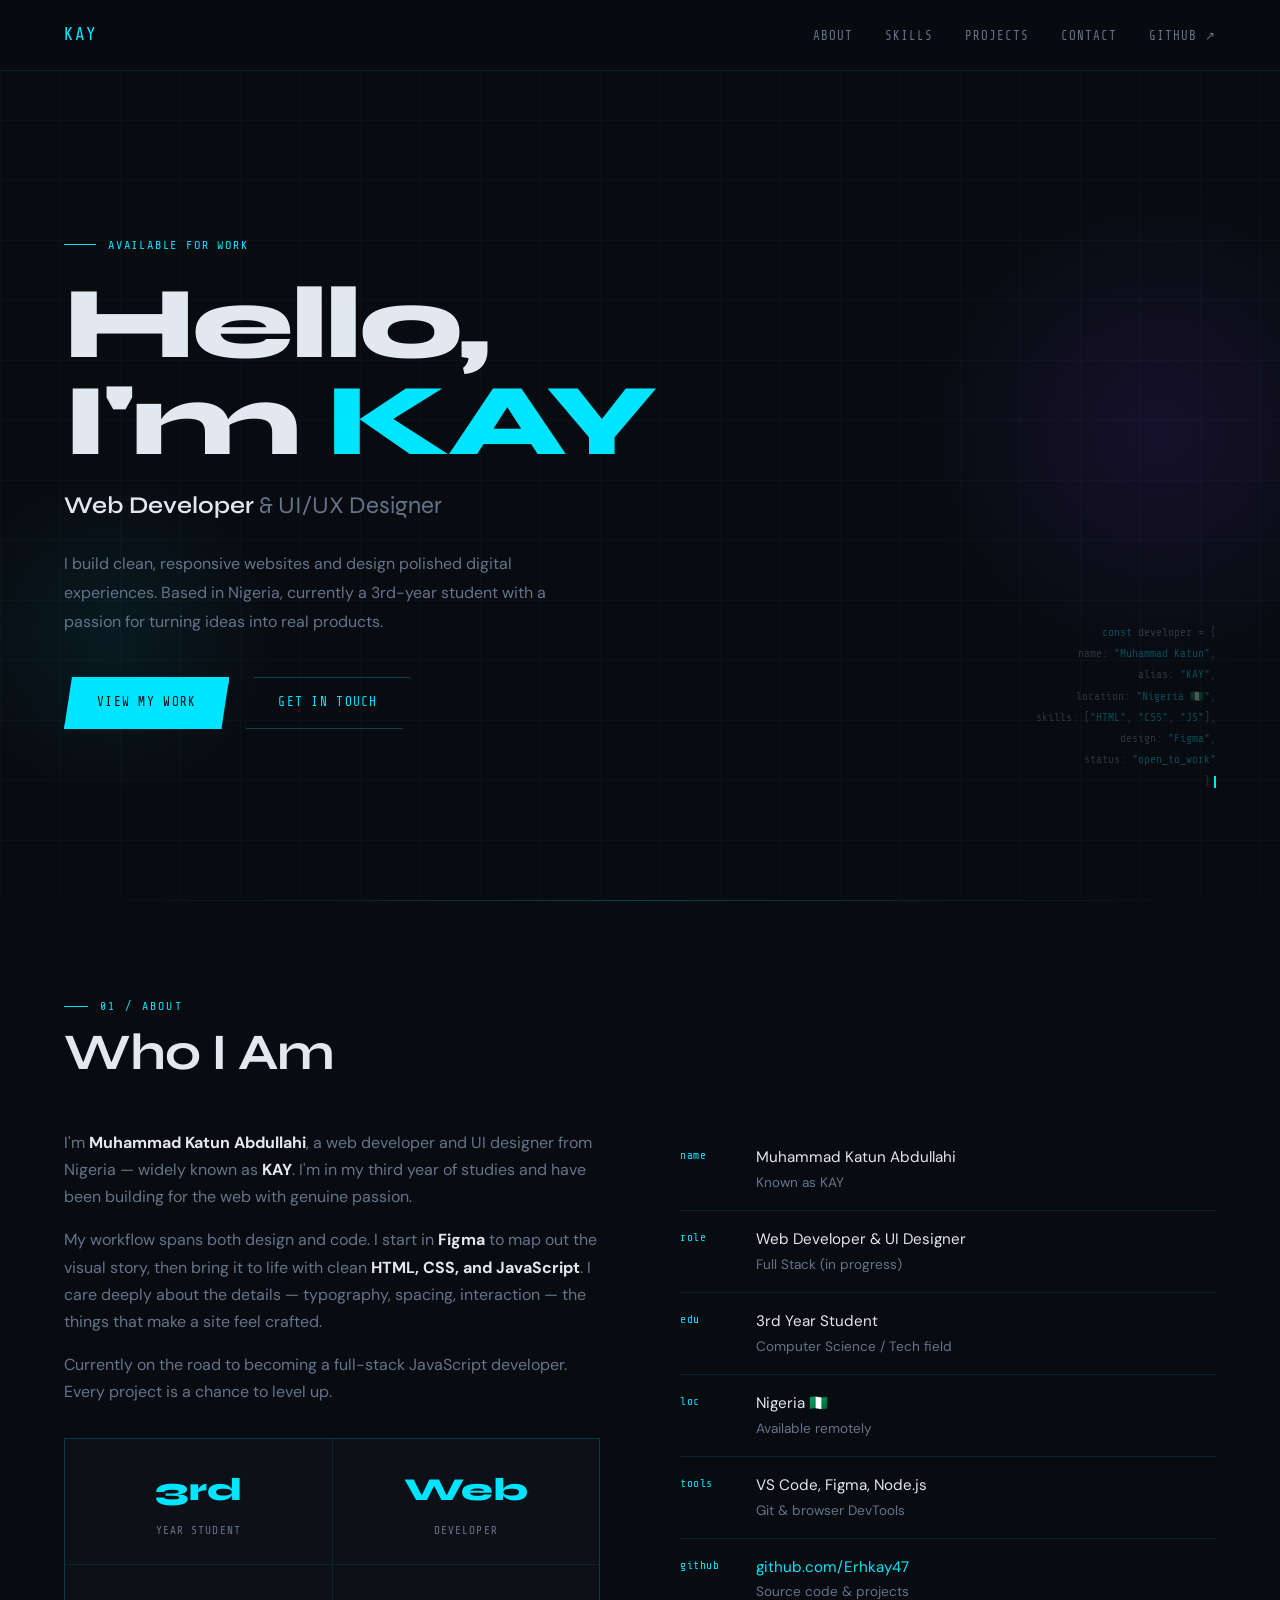
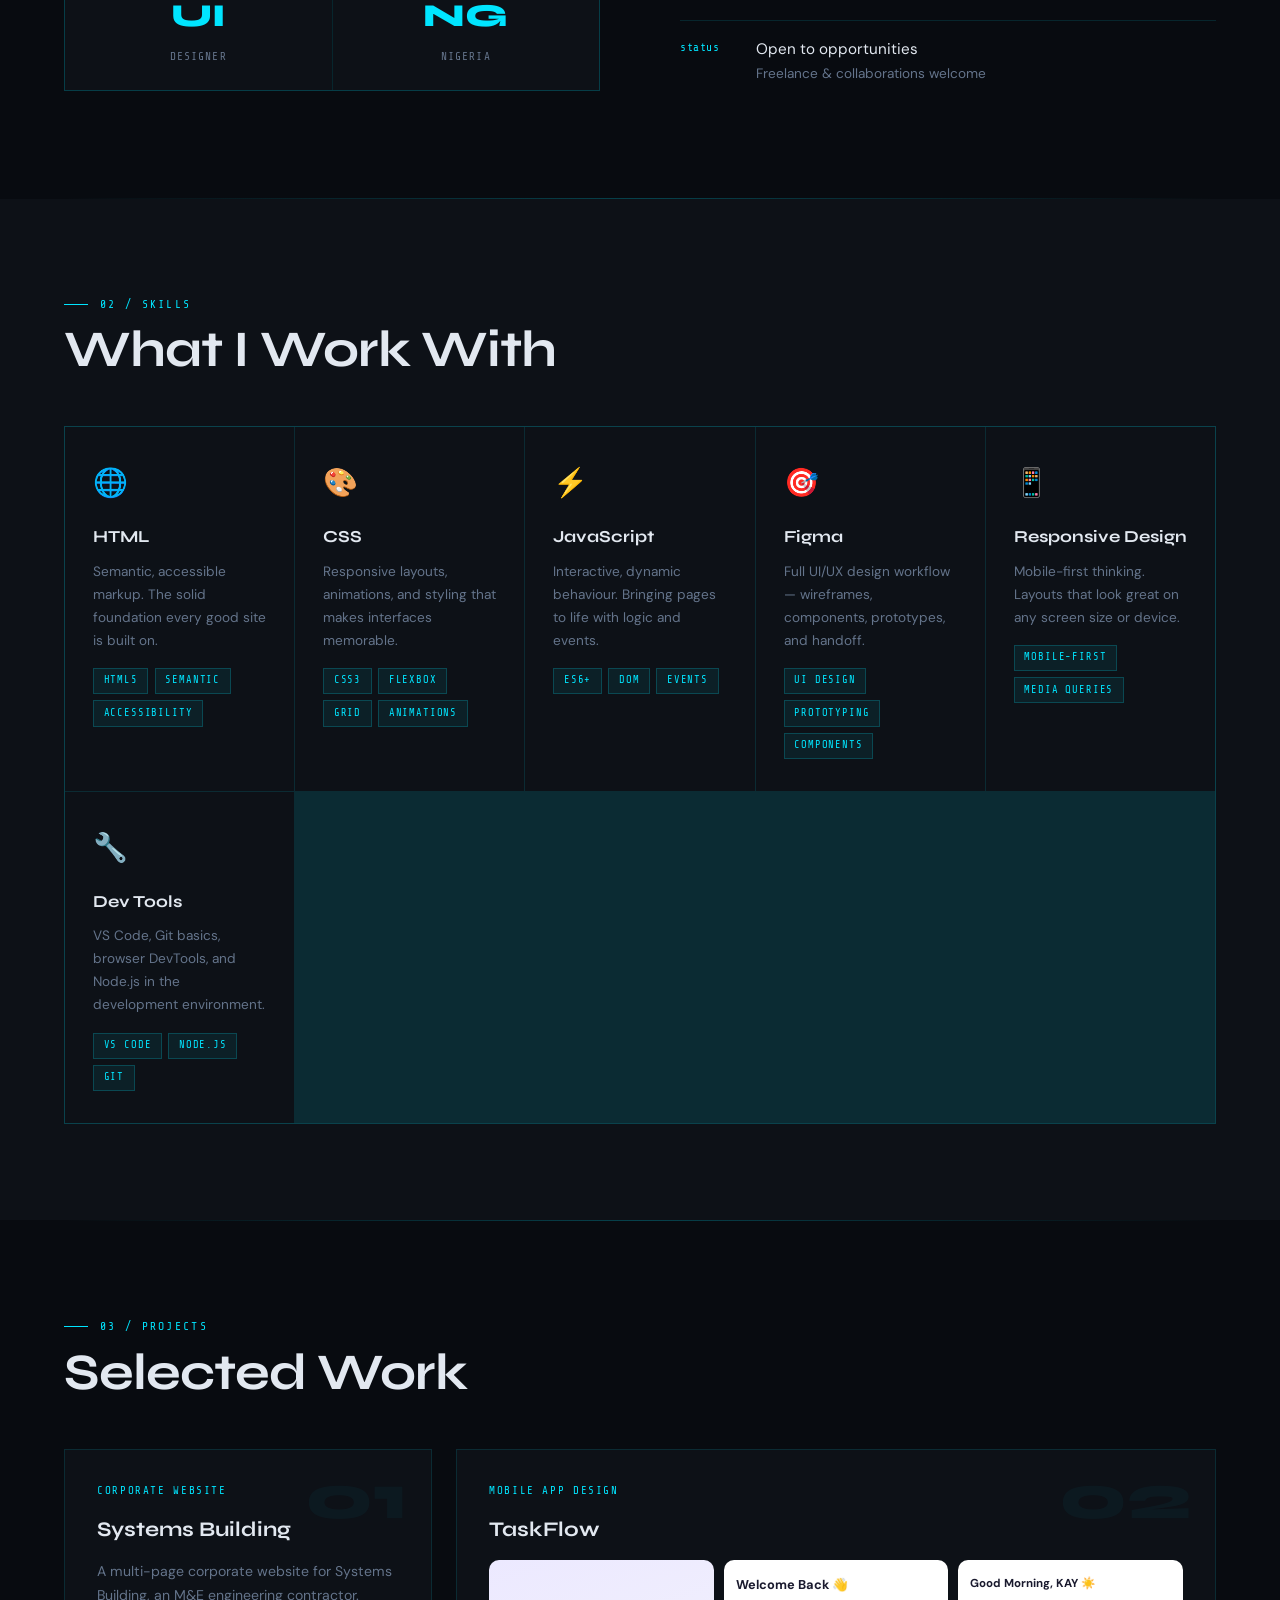
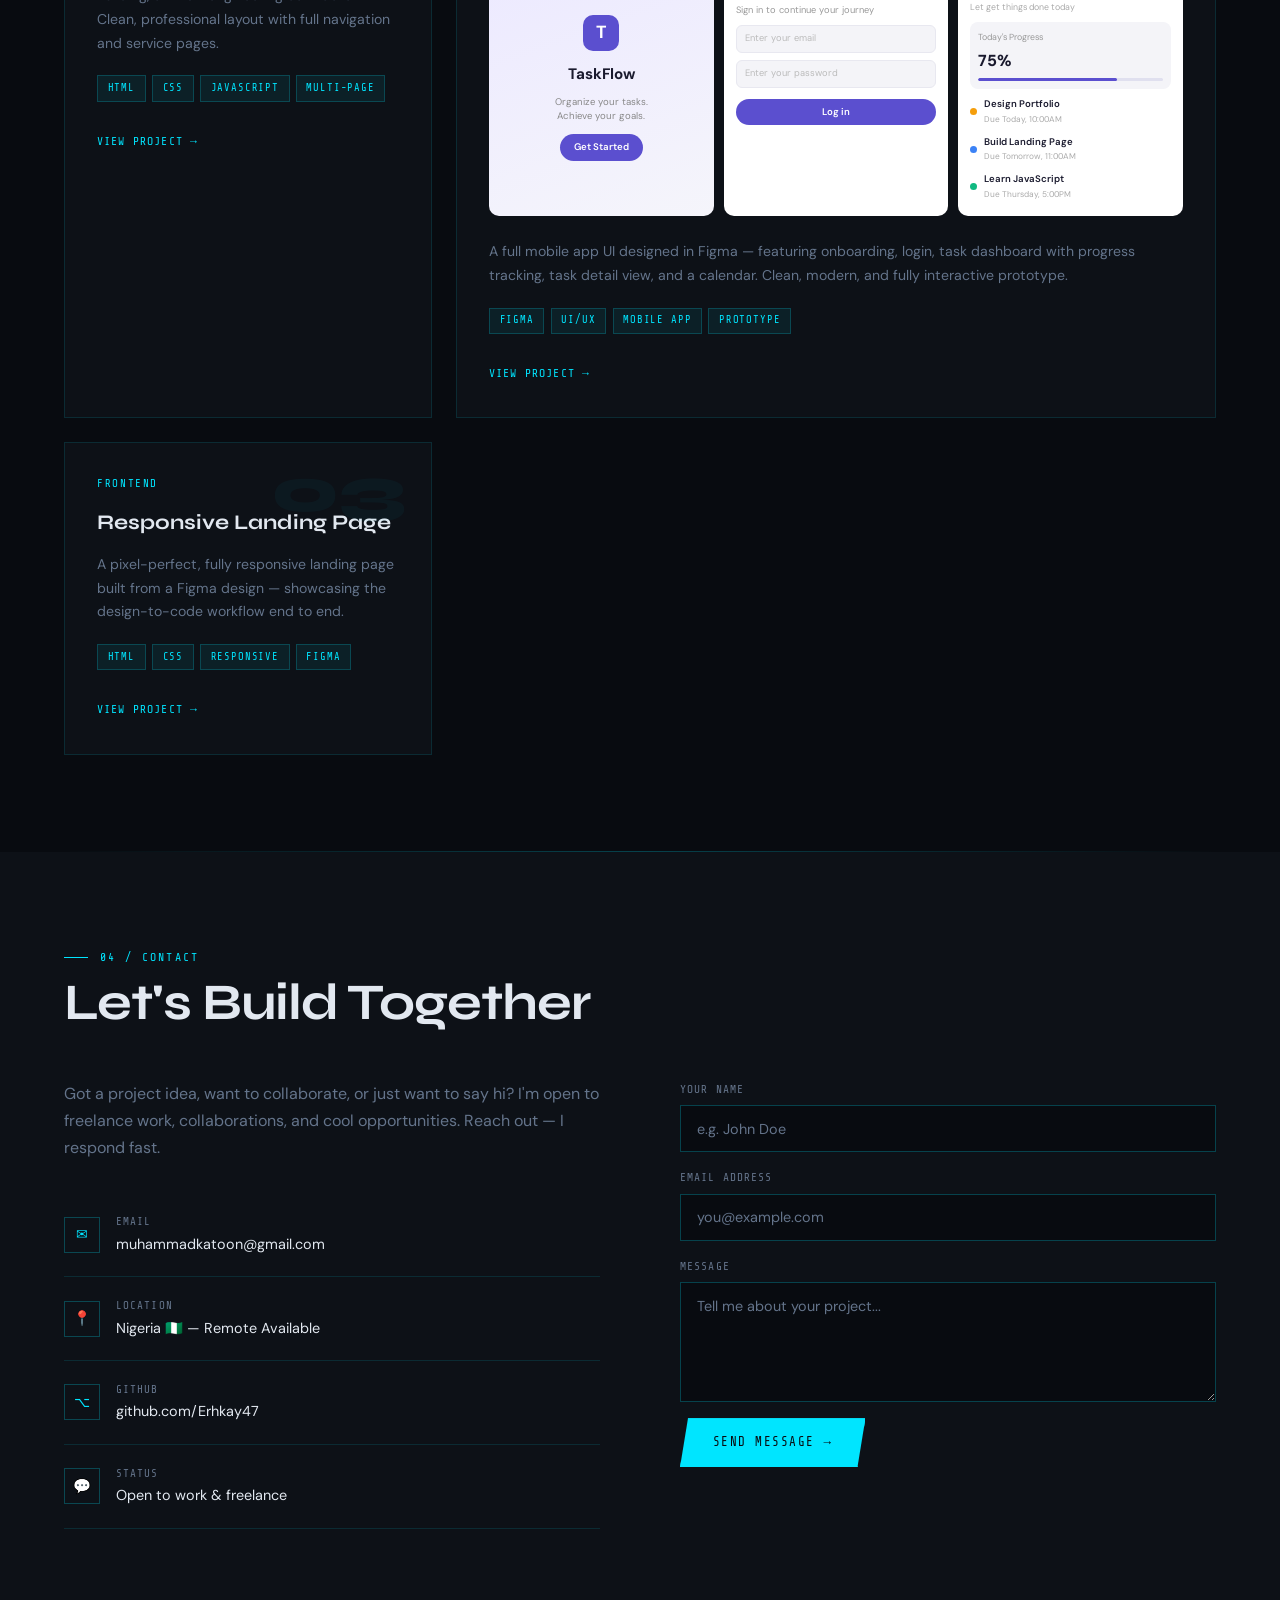
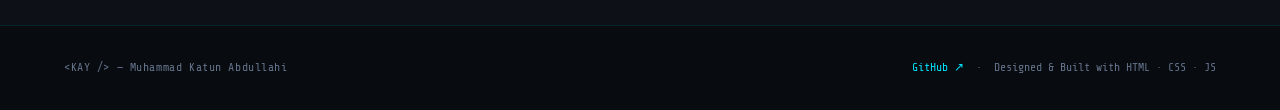
<file: index.html>
<!DOCTYPE html>
<html lang="en">
<head>
  <meta charset="UTF-8">
  <meta name="viewport" content="width=device-width, initial-scale=1.0">
  <title>KAY — Web Developer & Designer</title>
  <link href="https://fonts.googleapis.com/css2?family=Share+Tech+Mono&family=Syne:wght@400;600;700;800&family=DM+Sans:wght@300;400;500&display=swap" rel="stylesheet">
  <link rel="stylesheet" href="style.css">
</head>
<body>

  <!-- NAV -->
  <nav>
    <a href="#home" class="nav-logo">KAY</a>
    <ul class="nav-links" id="navLinks">
      <li><a href="#about" class="nav-close-link">About</a></li>
      <li><a href="#skills" class="nav-close-link">Skills</a></li>
      <li><a href="#projects" class="nav-close-link">Projects</a></li>
      <li><a href="#contact" class="nav-close-link">Contact</a></li>
      <li><a href="https://github.com/Erhkay47" target="_blank" rel="noopener">GitHub ↗</a></li>
    </ul>
    <button class="hamburger" id="hamburger" aria-label="Toggle menu">
      <span></span>
      <span></span>
      <span></span>
    </button>
  </nav>

  <!-- MOBILE MENU OVERLAY -->
  <div class="mobile-menu" id="mobileMenu">
    <ul>
      <li><a href="#about" class="mobile-link">About</a></li>
      <li><a href="#skills" class="mobile-link">Skills</a></li>
      <li><a href="#projects" class="mobile-link">Projects</a></li>
      <li><a href="#contact" class="mobile-link">Contact</a></li>
      <li><a href="https://github.com/Erhkay47" target="_blank" rel="noopener" class="mobile-link">GitHub ↗</a></li>
    </ul>
  </div>

  <!-- HERO -->
  <section class="hero" id="home">
    <div class="hero-grid-bg"></div>
    <div class="hero-glow"></div>
    <div class="hero-glow2"></div>

    <div class="hero-content">
      <div class="hero-tag fade-in">Available for work</div>
      <h1 class="hero-name fade-in">
        Hello,<br>I'm <span class="accent">KAY</span>
      </h1>
      <p class="hero-title fade-in">
        <strong>Web Developer</strong> & UI/UX Designer
      </p>
      <p class="hero-desc fade-in">
        I build clean, responsive websites and design polished digital experiences. Based in Nigeria, currently a 3rd-year student with a passion for turning ideas into real products.
      </p>
      <div class="hero-cta fade-in">
        <a href="#projects" class="btn-primary">View My Work</a>
        <a href="#contact" class="btn-secondary">Get In Touch</a>
      </div>
    </div>

    <div class="hero-code-block">
      <div><span class="hl">const</span> developer = {</div>
      <div>&nbsp;&nbsp;name: <span class="hl">"Muhammad Katun"</span>,</div>
      <div>&nbsp;&nbsp;alias: <span class="hl">"KAY"</span>,</div>
      <div>&nbsp;&nbsp;location: <span class="hl">"Nigeria 🇳🇬"</span>,</div>
      <div>&nbsp;&nbsp;skills: [<span class="hl">"HTML"</span>, <span class="hl">"CSS"</span>, <span class="hl">"JS"</span>],</div>
      <div>&nbsp;&nbsp;design: <span class="hl">"Figma"</span>,</div>
      <div>&nbsp;&nbsp;status: <span class="hl">"open_to_work"</span></div>
      <div>}<span class="cursor"></span></div>
    </div>
  </section>

  <div class="divider"></div>

  <!-- ABOUT -->
  <section id="about">
    <div class="section-label">01 / About</div>
    <h2 class="section-title">Who I Am</h2>

    <div class="about-layout">
      <div class="about-text">
        <p>
          I'm <strong>Muhammad Katun Abdullahi</strong>, a web developer and UI designer from Nigeria — widely known as <strong>KAY</strong>. I'm in my third year of studies and have been building for the web with genuine passion.
        </p>
        <p>
          My workflow spans both design and code. I start in <strong>Figma</strong> to map out the visual story, then bring it to life with clean <strong>HTML, CSS, and JavaScript</strong>. I care deeply about the details — typography, spacing, interaction — the things that make a site feel crafted.
        </p>
        <p>
          Currently on the road to becoming a full-stack JavaScript developer. Every project is a chance to level up.
        </p>

        <div class="about-stats">
          <div class="stat">
            <div class="stat-num">3rd</div>
            <div class="stat-label">Year Student</div>
          </div>
          <div class="stat">
            <div class="stat-num">Web</div>
            <div class="stat-label">Developer</div>
          </div>
          <div class="stat">
            <div class="stat-num">UI</div>
            <div class="stat-label">Designer</div>
          </div>
          <div class="stat">
            <div class="stat-num">NG</div>
            <div class="stat-label">Nigeria</div>
          </div>
        </div>
      </div>

      <div class="about-details">
        <div class="detail-item">
          <div class="detail-icon">name</div>
          <div class="detail-val">
            Muhammad Katun Abdullahi
            <span>Known as KAY</span>
          </div>
        </div>
        <div class="detail-item">
          <div class="detail-icon">role</div>
          <div class="detail-val">
            Web Developer & UI Designer
            <span>Full Stack (in progress)</span>
          </div>
        </div>
        <div class="detail-item">
          <div class="detail-icon">edu</div>
          <div class="detail-val">
            3rd Year Student
            <span>Computer Science / Tech field</span>
          </div>
        </div>
        <div class="detail-item">
          <div class="detail-icon">loc</div>
          <div class="detail-val">
            Nigeria 🇳🇬
            <span>Available remotely</span>
          </div>
        </div>
        <div class="detail-item">
          <div class="detail-icon">tools</div>
          <div class="detail-val">
            VS Code, Figma, Node.js
            <span>Git & browser DevTools</span>
          </div>
        </div>
        <div class="detail-item">
          <div class="detail-icon">github</div>
          <div class="detail-val">
            <a href="https://github.com/Erhkay47" target="_blank" rel="noopener" style="color: var(--accent); text-decoration: none;">github.com/Erhkay47</a>
            <span>Source code & projects</span>
          </div>
        </div>
        <div class="detail-item">
          <div class="detail-icon">status</div>
          <div class="detail-val">
            Open to opportunities
            <span>Freelance & collaborations welcome</span>
          </div>
        </div>
      </div>
    </div>
  </section>

  <div class="divider"></div>

  <!-- SKILLS -->
  <section id="skills">
    <div class="section-label">02 / Skills</div>
    <h2 class="section-title">What I Work With</h2>

    <div class="skills-grid">
      <div class="skill-card">
        <div class="skill-icon">🌐</div>
        <div class="skill-name">HTML</div>
        <div class="skill-desc">Semantic, accessible markup. The solid foundation every good site is built on.</div>
        <div class="skill-tags">
          <span class="tag">HTML5</span>
          <span class="tag">Semantic</span>
          <span class="tag">Accessibility</span>
        </div>
      </div>
      <div class="skill-card">
        <div class="skill-icon">🎨</div>
        <div class="skill-name">CSS</div>
        <div class="skill-desc">Responsive layouts, animations, and styling that makes interfaces memorable.</div>
        <div class="skill-tags">
          <span class="tag">CSS3</span>
          <span class="tag">Flexbox</span>
          <span class="tag">Grid</span>
          <span class="tag">Animations</span>
        </div>
      </div>
      <div class="skill-card">
        <div class="skill-icon">⚡</div>
        <div class="skill-name">JavaScript</div>
        <div class="skill-desc">Interactive, dynamic behaviour. Bringing pages to life with logic and events.</div>
        <div class="skill-tags">
          <span class="tag">ES6+</span>
          <span class="tag">DOM</span>
          <span class="tag">Events</span>
        </div>
      </div>
      <div class="skill-card">
        <div class="skill-icon">🎯</div>
        <div class="skill-name">Figma</div>
        <div class="skill-desc">Full UI/UX design workflow — wireframes, components, prototypes, and handoff.</div>
        <div class="skill-tags">
          <span class="tag">UI Design</span>
          <span class="tag">Prototyping</span>
          <span class="tag">Components</span>
        </div>
      </div>
      <div class="skill-card">
        <div class="skill-icon">📱</div>
        <div class="skill-name">Responsive Design</div>
        <div class="skill-desc">Mobile-first thinking. Layouts that look great on any screen size or device.</div>
        <div class="skill-tags">
          <span class="tag">Mobile-first</span>
          <span class="tag">Media Queries</span>
        </div>
      </div>
      <div class="skill-card">
        <div class="skill-icon">🔧</div>
        <div class="skill-name">Dev Tools</div>
        <div class="skill-desc">VS Code, Git basics, browser DevTools, and Node.js in the development environment.</div>
        <div class="skill-tags">
          <span class="tag">VS Code</span>
          <span class="tag">Node.js</span>
          <span class="tag">Git</span>
        </div>
      </div>
    </div>
  </section>

  <div class="divider"></div>

  <!-- PROJECTS -->
  <section id="projects">
    <div class="section-label">03 / Projects</div>
    <h2 class="section-title">Selected Work</h2>

    <div class="projects-grid">
      <div class="project-card" data-num="01">
        <div class="project-type">Corporate Website</div>
        <div class="project-title">Systems Building</div>
        <div class="project-desc">A multi-page corporate website for Systems Building, an M&E engineering contractor. Clean, professional layout with full navigation and service pages.</div>
        <div class="project-stack">
          <span class="tag">HTML</span>
          <span class="tag">CSS</span>
          <span class="tag">JavaScript</span>
          <span class="tag">Multi-page</span>
        </div>
        <a href="#" class="project-link">View project →</a>
      </div>

      <div class="project-card taskflow-card" data-num="02">
        <div class="project-type">Mobile App Design</div>
        <div class="project-title">TaskFlow</div>
        <div class="taskflow-screens">
          <div class="tf-screen tf-screen--onboard">
            <div class="tf-logo-wrap"><div class="tf-logo">T</div></div>
            <div class="tf-screen-title">TaskFlow</div>
            <div class="tf-screen-sub">Organize your tasks.<br>Achieve your goals.</div>
            <div class="tf-btn">Get Started</div>
          </div>
          <div class="tf-screen tf-screen--login">
            <div class="tf-login-title">Welcome Back 👋</div>
            <div class="tf-login-sub">Sign in to continue your journey</div>
            <div class="tf-input">Enter your email</div>
            <div class="tf-input">Enter your password</div>
            <div class="tf-btn">Log in</div>
          </div>
          <div class="tf-screen tf-screen--dash">
            <div class="tf-dash-greet">Good Morning, KAY ☀️</div>
            <div class="tf-dash-sub">Let get things done today</div>
            <div class="tf-progress-box">
              <div class="tf-progress-label">Today's Progress</div>
              <div class="tf-progress-num">75%</div>
              <div class="tf-progress-bar"><div class="tf-progress-fill"></div></div>
            </div>
            <div class="tf-task-item"><span class="tf-dot tf-dot--orange"></span><div><div class="tf-task-name">Design Portfolio</div><div class="tf-task-due">Due Today, 10:00AM</div></div></div>
            <div class="tf-task-item"><span class="tf-dot tf-dot--blue"></span><div><div class="tf-task-name">Build Landing Page</div><div class="tf-task-due">Due Tomorrow, 11:00AM</div></div></div>
            <div class="tf-task-item"><span class="tf-dot tf-dot--green"></span><div><div class="tf-task-name">Learn JavaScript</div><div class="tf-task-due">Due Thursday, 5:00PM</div></div></div>
          </div>
        </div>
        <div class="project-desc">A full mobile app UI designed in Figma — featuring onboarding, login, task dashboard with progress tracking, task detail view, and a calendar. Clean, modern, and fully interactive prototype.</div>
        <div class="project-stack">
          <span class="tag">Figma</span>
          <span class="tag">UI/UX</span>
          <span class="tag">Mobile App</span>
          <span class="tag">Prototype</span>
        </div>
        <a href="#" class="project-link">View project →</a>
      </div>

      <div class="project-card" data-num="03">
        <div class="project-type">Frontend</div>
        <div class="project-title">Responsive Landing Page</div>
        <div class="project-desc">A pixel-perfect, fully responsive landing page built from a Figma design — showcasing the design-to-code workflow end to end.</div>
        <div class="project-stack">
          <span class="tag">HTML</span>
          <span class="tag">CSS</span>
          <span class="tag">Responsive</span>
          <span class="tag">Figma</span>
        </div>
        <a href="#" class="project-link">View project →</a>
      </div>
    </div>
  </section>

  <div class="divider"></div>

  <!-- CONTACT -->
  <section id="contact">
    <div class="section-label">04 / Contact</div>
    <h2 class="section-title">Let's Build Together</h2>

    <div class="contact-layout">
      <div class="contact-info">
        <p>Got a project idea, want to collaborate, or just want to say hi? I'm open to freelance work, collaborations, and cool opportunities. Reach out — I respond fast.</p>

        <a href="mailto:muhammadkatoon@gmail.com" class="contact-item">
          <div class="contact-item-icon">✉</div>
          <div>
            <div class="contact-item-label">Email</div>
            <div class="contact-item-val">muhammadkatoon@gmail.com</div>
          </div>
        </a>

        <div class="contact-item">
          <div class="contact-item-icon">📍</div>
          <div>
            <div class="contact-item-label">Location</div>
            <div class="contact-item-val">Nigeria 🇳🇬 — Remote Available</div>
          </div>
        </div>

        <a href="https://github.com/Erhkay47" target="_blank" rel="noopener" class="contact-item">
          <div class="contact-item-icon">⌥</div>
          <div>
            <div class="contact-item-label">GitHub</div>
            <div class="contact-item-val">github.com/Erhkay47</div>
          </div>
        </a>

        <div class="contact-item">
          <div class="contact-item-icon">💬</div>
          <div>
            <div class="contact-item-label">Status</div>
            <div class="contact-item-val">Open to work & freelance</div>
          </div>
        </div>
      </div>

      <form class="contact-form" onsubmit="handleSubmit(event)">
        <div class="form-group">
          <label class="form-label">Your Name</label>
          <input type="text" class="form-input" placeholder="e.g. John Doe" required>
        </div>
        <div class="form-group">
          <label class="form-label">Email Address</label>
          <input type="email" class="form-input" placeholder="you@example.com" required>
        </div>
        <div class="form-group">
          <label class="form-label">Message</label>
          <textarea class="form-input" placeholder="Tell me about your project..."></textarea>
        </div>
        <button type="submit" class="form-btn">Send Message →</button>
      </form>
    </div>
  </section>

  <!-- FOOTER -->
  <footer>
    <div class="footer-left">&lt;KAY /&gt; — Muhammad Katun Abdullahi</div>
    <div class="footer-right">
      <a href="https://github.com/Erhkay47" target="_blank" rel="noopener" style="color: var(--accent); text-decoration: none; font-family: var(--mono); font-size: 0.72rem;">GitHub ↗</a>
      &nbsp;·&nbsp; Designed & Built with HTML · CSS · JS
    </div>
  </footer>

  <script src="script.js"></script>
</body>
</html>
</file>
<file: style.css>
*, *::before, *::after { margin: 0; padding: 0; box-sizing: border-box; }

:root {
  --bg: #080b10;
  --bg2: #0d1117;
  --bg3: #111820;
  --accent: #00e5ff;
  --accent2: #7c3aed;
  --text: #e2e8f0;
  --muted: #64748b;
  --border: rgba(0, 229, 255, 0.12);
  --border2: rgba(0, 229, 255, 0.25);
  --mono: 'Share Tech Mono', monospace;
  --display: 'Syne', sans-serif;
  --body: 'DM Sans', sans-serif;
}

html { scroll-behavior: smooth; }

body {
  background: var(--bg);
  color: var(--text);
  font-family: var(--body);
  font-size: 16px;
  line-height: 1.7;
  overflow-x: hidden;
}

::selection { background: rgba(0,229,255,0.2); color: var(--accent); }

::-webkit-scrollbar { width: 4px; }
::-webkit-scrollbar-track { background: var(--bg); }
::-webkit-scrollbar-thumb { background: var(--accent2); border-radius: 2px; }

/* NAV */
nav {
  position: fixed; top: 0; left: 0; right: 0; z-index: 100;
  display: flex; align-items: center; justify-content: space-between;
  padding: 1.25rem 5%;
  background: rgba(8,11,16,0.85);
  backdrop-filter: blur(12px);
  border-bottom: 0.5px solid var(--border);
}

.nav-logo {
  font-family: var(--mono);
  font-size: 1.1rem;
  color: var(--accent);
  letter-spacing: 0.05em;
  text-decoration: none;
}

.nav-logo span { color: var(--muted); }

.nav-links { display: flex; gap: 2rem; list-style: none; }

.nav-links a {
  font-family: var(--mono);
  font-size: 0.78rem;
  color: var(--muted);
  text-decoration: none;
  letter-spacing: 0.08em;
  text-transform: uppercase;
  transition: color 0.3s ease, letter-spacing 0.3s ease;
  position: relative;
  padding-bottom: 3px;
}

.nav-links a::after {
  content: '';
  position: absolute; bottom: -3px; left: 0; right: 0;
  height: 1px; background: var(--accent);
  transform: scaleX(0);
  transform-origin: left;
  transition: transform 0.35s cubic-bezier(0.4, 0, 0.2, 1);
}

.nav-links a:hover { color: var(--accent); letter-spacing: 0.12em; }
.nav-links a:hover::after { transform: scaleX(1); }

.nav-links a.active { color: var(--accent); }
.nav-links a.active::after { transform: scaleX(1); }

/* HERO */
.hero {
  min-height: 100vh;
  display: flex; align-items: center;
  padding: 8rem 5% 4rem;
  position: relative;
  overflow: hidden;
}

.hero-grid-bg {
  position: absolute; inset: 0; z-index: 0;
  background-image:
    linear-gradient(rgba(0,229,255,0.03) 1px, transparent 1px),
    linear-gradient(90deg, rgba(0,229,255,0.03) 1px, transparent 1px);
  background-size: 60px 60px;
}

.hero-glow {
  position: absolute; top: 20%; right: -10%;
  width: 500px; height: 500px;
  background: radial-gradient(circle, rgba(124,58,237,0.12) 0%, transparent 70%);
  pointer-events: none;
}

.hero-glow2 {
  position: absolute; bottom: 10%; left: -5%;
  width: 350px; height: 350px;
  background: radial-gradient(circle, rgba(0,229,255,0.07) 0%, transparent 70%);
  pointer-events: none;
}

.hero-content { position: relative; z-index: 1; max-width: 720px; }

.hero-tag {
  font-family: var(--mono);
  font-size: 0.75rem;
  color: var(--accent);
  letter-spacing: 0.15em;
  text-transform: uppercase;
  margin-bottom: 1.25rem;
  display: flex; align-items: center; gap: 0.75rem;
}

.hero-tag::before {
  content: '';
  display: inline-block; width: 32px; height: 1px;
  background: var(--accent);
}

.hero-name {
  font-family: var(--display);
  font-size: clamp(3.5rem, 8vw, 7rem);
  font-weight: 800;
  line-height: 0.95;
  letter-spacing: -0.03em;
  margin-bottom: 1rem;
}

.hero-name .accent { color: var(--accent); }

.hero-title {
  font-family: var(--display);
  font-size: clamp(1.1rem, 2.5vw, 1.5rem);
  font-weight: 400;
  color: var(--muted);
  margin-bottom: 1.5rem;
}

.hero-title strong { color: var(--text); font-weight: 600; }

.hero-desc {
  font-size: 1rem;
  color: var(--muted);
  max-width: 520px;
  margin-bottom: 2.5rem;
  line-height: 1.8;
}

.hero-cta { display: flex; gap: 1rem; flex-wrap: wrap; }

.btn-primary {
  font-family: var(--mono);
  font-size: 0.8rem;
  letter-spacing: 0.1em;
  text-transform: uppercase;
  color: var(--bg);
  background: var(--accent);
  padding: 0.9rem 2rem;
  text-decoration: none;
  border: 1px solid var(--accent);
  transition: all 0.2s;
  clip-path: polygon(8px 0%, 100% 0%, calc(100% - 8px) 100%, 0% 100%);
}

.btn-primary:hover { background: transparent; color: var(--accent); }

.btn-secondary {
  font-family: var(--mono);
  font-size: 0.8rem;
  letter-spacing: 0.1em;
  text-transform: uppercase;
  color: var(--accent);
  background: transparent;
  padding: 0.9rem 2rem;
  text-decoration: none;
  border: 1px solid var(--border2);
  transition: all 0.2s;
  clip-path: polygon(8px 0%, 100% 0%, calc(100% - 8px) 100%, 0% 100%);
}

.btn-secondary:hover { border-color: var(--accent); }

.hero-code-block {
  position: absolute; right: 5%; bottom: 12%;
  font-family: var(--mono);
  font-size: 0.7rem;
  color: rgba(100,116,139,0.4);
  line-height: 1.9;
  text-align: right;
  z-index: 1;
  animation: float 6s ease-in-out infinite;
}

@keyframes float {
  0%, 100% { transform: translateY(0); }
  50% { transform: translateY(-10px); }
}

.hero-code-block .hl { color: rgba(0,229,255,0.3); }

/* SECTIONS */
section { padding: 6rem 5%; }

.section-label {
  font-family: var(--mono);
  font-size: 0.72rem;
  letter-spacing: 0.2em;
  text-transform: uppercase;
  color: var(--accent);
  margin-bottom: 0.5rem;
  display: flex; align-items: center; gap: 0.75rem;
}

.section-label::before {
  content: '';
  display: inline-block; width: 24px; height: 1px;
  background: var(--accent);
}

.section-title {
  font-family: var(--display);
  font-size: clamp(2rem, 5vw, 3.2rem);
  font-weight: 700;
  letter-spacing: -0.02em;
  margin-bottom: 3rem;
  line-height: 1.1;
}

.divider {
  height: 1px;
  background: linear-gradient(90deg, transparent, var(--border2), transparent);
  margin: 0 5%;
}

/* ABOUT */
.about-layout {
  display: grid;
  grid-template-columns: 1fr 1fr;
  gap: 5rem;
  align-items: start;
}

.about-text p { color: var(--muted); margin-bottom: 1rem; }
.about-text p strong { color: var(--text); }

.about-stats {
  display: grid;
  grid-template-columns: 1fr 1fr;
  gap: 1px;
  background: var(--border);
  border: 1px solid var(--border);
  margin-top: 2rem;
}

.stat { background: var(--bg2); padding: 1.5rem; text-align: center; }

.stat-num {
  font-family: var(--display);
  font-size: 2rem;
  font-weight: 800;
  color: var(--accent);
}

.stat-label {
  font-family: var(--mono);
  font-size: 0.7rem;
  letter-spacing: 0.1em;
  text-transform: uppercase;
  color: var(--muted);
  margin-top: 0.25rem;
}

.detail-item {
  display: flex; align-items: flex-start; gap: 1rem;
  padding: 1rem 0;
  border-bottom: 0.5px solid var(--border);
}

.detail-item:last-child { border-bottom: none; }

.detail-icon {
  font-family: var(--mono);
  font-size: 0.7rem;
  color: var(--accent);
  min-width: 60px;
  padding-top: 0.1rem;
  letter-spacing: 0.05em;
}

.detail-val { color: var(--text); font-size: 0.95rem; }
.detail-val span { color: var(--muted); font-size: 0.85rem; display: block; }

/* SKILLS */
#skills { background: var(--bg2); }

.skills-grid {
  display: grid;
  grid-template-columns: repeat(auto-fit, minmax(220px, 1fr));
  gap: 1px;
  background: var(--border);
  border: 1px solid var(--border);
}

.skill-card {
  background: var(--bg2);
  padding: 2rem 1.75rem;
  transition: background 0.2s;
  position: relative;
  overflow: hidden;
}

.skill-card::before {
  content: '';
  position: absolute; top: 0; left: 0; right: 0;
  height: 2px;
  background: linear-gradient(90deg, var(--accent), var(--accent2));
  transform: scaleX(0);
  transition: transform 0.3s;
}

.skill-card:hover { background: var(--bg3); }
.skill-card:hover::before { transform: scaleX(1); }

.skill-icon { font-size: 1.75rem; margin-bottom: 1rem; }

.skill-name {
  font-family: var(--display);
  font-weight: 700;
  font-size: 1.05rem;
  margin-bottom: 0.5rem;
}

.skill-desc { font-size: 0.85rem; color: var(--muted); }

.skill-tags { display: flex; flex-wrap: wrap; gap: 0.4rem; margin-top: 1rem; }

.tag {
  font-family: var(--mono);
  font-size: 0.65rem;
  letter-spacing: 0.08em;
  text-transform: uppercase;
  color: var(--accent);
  background: rgba(0,229,255,0.07);
  border: 0.5px solid rgba(0,229,255,0.2);
  padding: 0.2rem 0.6rem;
}

/* PROJECTS */
.projects-grid {
  display: grid;
  grid-template-columns: repeat(auto-fit, minmax(300px, 1fr));
  gap: 1.5rem;
}

.project-card {
  background: var(--bg2);
  border: 0.5px solid var(--border);
  padding: 2rem;
  position: relative;
  overflow: hidden;
  transition: border-color 0.2s, transform 0.2s;
}

.project-card:hover { border-color: var(--border2); transform: translateY(-3px); }

.project-card::after {
  content: attr(data-num);
  position: absolute; top: 1rem; right: 1.5rem;
  font-family: var(--display);
  font-size: 4rem;
  font-weight: 800;
  color: rgba(0,229,255,0.04);
  line-height: 1;
}

.project-type {
  font-family: var(--mono);
  font-size: 0.68rem;
  letter-spacing: 0.15em;
  text-transform: uppercase;
  color: var(--accent);
  margin-bottom: 0.75rem;
}

.project-title {
  font-family: var(--display);
  font-size: 1.3rem;
  font-weight: 700;
  margin-bottom: 0.75rem;
}

.project-desc { font-size: 0.88rem; color: var(--muted); margin-bottom: 1.25rem; }

.project-stack { display: flex; flex-wrap: wrap; gap: 0.4rem; margin-bottom: 1.5rem; }

.project-link {
  font-family: var(--mono);
  font-size: 0.72rem;
  letter-spacing: 0.1em;
  text-transform: uppercase;
  color: var(--accent);
  text-decoration: none;
  display: inline-flex; align-items: center; gap: 0.5rem;
  transition: gap 0.2s;
}

.project-link:hover { gap: 0.9rem; }

/* TASKFLOW PREVIEW */
.taskflow-card { grid-column: span 2; }

.taskflow-screens {
  display: flex;
  gap: 10px;
  margin-bottom: 1.5rem;
  overflow: hidden;
}

.tf-screen {
  flex: 1;
  background: #f5f5fb;
  border-radius: 10px;
  padding: 14px 12px;
  min-width: 0;
  font-family: var(--body);
  display: flex;
  flex-direction: column;
  gap: 7px;
  min-height: 200px;
}

.tf-screen--onboard {
  align-items: center;
  justify-content: center;
  background: linear-gradient(160deg, #ece9ff 0%, #f5f5fb 100%);
}

.tf-logo-wrap {
  margin-bottom: 4px;
}

.tf-logo {
  width: 36px; height: 36px;
  background: #5b4fcf;
  border-radius: 10px;
  display: flex; align-items: center; justify-content: center;
  color: #fff;
  font-size: 1.1rem;
  font-weight: 700;
}

.tf-screen-title {
  font-size: 0.95rem;
  font-weight: 700;
  color: #1a1a2e;
}

.tf-screen-sub {
  font-size: 0.6rem;
  color: #888;
  text-align: center;
  line-height: 1.5;
}

.tf-btn {
  background: #5b4fcf;
  color: #fff;
  font-size: 0.6rem;
  font-weight: 600;
  padding: 5px 14px;
  border-radius: 20px;
  margin-top: 4px;
  text-align: center;
}

.tf-screen--login { background: #fff; }

.tf-login-title {
  font-size: 0.8rem;
  font-weight: 700;
  color: #1a1a2e;
}

.tf-login-sub { font-size: 0.58rem; color: #999; }

.tf-input {
  background: #f4f4f8;
  border-radius: 6px;
  padding: 5px 8px;
  font-size: 0.58rem;
  color: #bbb;
  border: 0.5px solid #e8e8f0;
}

.tf-screen--dash { background: #fff; }

.tf-dash-greet { font-size: 0.72rem; font-weight: 700; color: #1a1a2e; }
.tf-dash-sub { font-size: 0.55rem; color: #aaa; }

.tf-progress-box {
  background: #f4f4f8;
  border-radius: 8px;
  padding: 8px;
}

.tf-progress-label { font-size: 0.55rem; color: #999; margin-bottom: 2px; }
.tf-progress-num { font-size: 1rem; font-weight: 800; color: #1a1a2e; }

.tf-progress-bar {
  height: 3px;
  background: #e0e0ef;
  border-radius: 2px;
  margin-top: 4px;
  overflow: hidden;
}

.tf-progress-fill {
  height: 100%;
  width: 75%;
  background: #5b4fcf;
  border-radius: 2px;
}

.tf-task-item {
  display: flex;
  align-items: center;
  gap: 7px;
}

.tf-dot {
  width: 7px; height: 7px;
  border-radius: 50%;
  flex-shrink: 0;
}

.tf-dot--orange { background: #f59e0b; }
.tf-dot--blue { background: #3b82f6; }
.tf-dot--green { background: #10b981; }

.tf-task-name { font-size: 0.6rem; font-weight: 600; color: #1a1a2e; }
.tf-task-due { font-size: 0.52rem; color: #aaa; }

@media (max-width: 768px) {
  .taskflow-card { grid-column: span 1; }
  .taskflow-screens { flex-direction: column; }
}

/* CONTACT */
#contact { background: var(--bg2); }

.contact-layout {
  display: grid;
  grid-template-columns: 1fr 1fr;
  gap: 5rem;
  align-items: start;
}

.contact-info p { color: var(--muted); margin-bottom: 2rem; }

.contact-item {
  display: flex; align-items: center; gap: 1rem;
  padding: 1.25rem 0;
  border-bottom: 0.5px solid var(--border);
  text-decoration: none;
  color: inherit;
  transition: color 0.2s;
}

.contact-item:hover .contact-item-val { color: var(--accent); }

.contact-item-icon {
  width: 36px; height: 36px;
  border: 0.5px solid var(--border2);
  display: flex; align-items: center; justify-content: center;
  font-size: 0.9rem;
  color: var(--accent);
  flex-shrink: 0;
}

.contact-item-label {
  font-family: var(--mono);
  font-size: 0.68rem;
  letter-spacing: 0.1em;
  text-transform: uppercase;
  color: var(--muted);
}

.contact-item-val { font-size: 0.9rem; }

.contact-form { display: flex; flex-direction: column; gap: 1rem; }

.form-group { display: flex; flex-direction: column; gap: 0.4rem; }

.form-label {
  font-family: var(--mono);
  font-size: 0.7rem;
  letter-spacing: 0.1em;
  text-transform: uppercase;
  color: var(--muted);
}

.form-input {
  background: var(--bg);
  border: 0.5px solid var(--border2);
  color: var(--text);
  padding: 0.85rem 1rem;
  font-family: var(--body);
  font-size: 0.9rem;
  outline: none;
  transition: border-color 0.2s;
  width: 100%;
}

.form-input:focus { border-color: var(--accent); }
.form-input::placeholder { color: var(--muted); }

textarea.form-input { resize: vertical; min-height: 120px; }

.form-btn {
  font-family: var(--mono);
  font-size: 0.78rem;
  letter-spacing: 0.12em;
  text-transform: uppercase;
  color: var(--bg);
  background: var(--accent);
  border: 1px solid var(--accent);
  padding: 1rem 2rem;
  cursor: pointer;
  transition: all 0.2s;
  align-self: flex-start;
  clip-path: polygon(8px 0%, 100% 0%, calc(100% - 8px) 100%, 0% 100%);
}

.form-btn:hover { background: transparent; color: var(--accent); }

/* FOOTER */
footer {
  padding: 2rem 5%;
  border-top: 0.5px solid var(--border);
  display: flex; align-items: center; justify-content: space-between;
}

.footer-left {
  font-family: var(--mono);
  font-size: 0.72rem;
  color: var(--muted);
  letter-spacing: 0.05em;
}

.footer-right {
  font-family: var(--mono);
  font-size: 0.72rem;
  color: var(--muted);
}

/* ANIMATIONS */
.fade-in {
  opacity: 0;
  transform: translateY(20px);
  animation: fadeUp 0.7s ease forwards;
}

@keyframes fadeUp {
  to { opacity: 1; transform: translateY(0); }
}

.fade-in:nth-child(1) { animation-delay: 0.1s; }
.fade-in:nth-child(2) { animation-delay: 0.25s; }
.fade-in:nth-child(3) { animation-delay: 0.4s; }
.fade-in:nth-child(4) { animation-delay: 0.55s; }

.cursor {
  display: inline-block;
  width: 2px; height: 1.1em;
  background: var(--accent);
  vertical-align: middle;
  margin-left: 4px;
  animation: blink 1s step-end infinite;
}

@keyframes blink { 50% { opacity: 0; } }

/* HAMBURGER */
.hamburger {
  display: none;
  flex-direction: column;
  justify-content: center;
  gap: 5px;
  background: none;
  border: none;
  cursor: pointer;
  padding: 4px;
  z-index: 200;
}

.hamburger span {
  display: block;
  width: 24px;
  height: 2px;
  background: var(--accent);
  transition: all 0.35s cubic-bezier(0.4, 0, 0.2, 1);
  transform-origin: center;
}

.hamburger.open span:nth-child(1) { transform: translateY(7px) rotate(45deg); }
.hamburger.open span:nth-child(2) { opacity: 0; transform: scaleX(0); }
.hamburger.open span:nth-child(3) { transform: translateY(-7px) rotate(-45deg); }

/* NAV shrinks when mobile menu is open */
nav.menu-open {
  padding: 0.6rem 5%;
  background: rgba(8, 11, 16, 0.98);
}

/* MOBILE MENU OVERLAY */
.mobile-menu {
  position: fixed;
  inset: 0;
  z-index: 99;
  background: rgba(8, 11, 16, 0.97);
  backdrop-filter: blur(20px);
  display: flex;
  flex-direction: column;
  align-items: center;
  justify-content: center;

  /* hidden state */
  opacity: 0;
  pointer-events: none;
  transform: translateY(-12px);
  transition:
    opacity 0.4s cubic-bezier(0.4, 0, 0.2, 1),
    transform 0.4s cubic-bezier(0.4, 0, 0.2, 1);
}

.mobile-menu.open {
  opacity: 1;
  pointer-events: all;
  transform: translateY(0);
}

.mobile-menu ul {
  list-style: none;
  display: flex;
  flex-direction: column;
  align-items: center;
  gap: 0.25rem;
}

/* Each link slides + fades in with a stagger */
.mobile-menu li {
  opacity: 0;
  transform: translateY(16px);
  transition:
    opacity 0.35s ease,
    transform 0.35s ease;
}

.mobile-menu.open li:nth-child(1) { opacity: 1; transform: translateY(0); transition-delay: 0.08s; }
.mobile-menu.open li:nth-child(2) { opacity: 1; transform: translateY(0); transition-delay: 0.14s; }
.mobile-menu.open li:nth-child(3) { opacity: 1; transform: translateY(0); transition-delay: 0.20s; }
.mobile-menu.open li:nth-child(4) { opacity: 1; transform: translateY(0); transition-delay: 0.26s; }
.mobile-menu.open li:nth-child(5) { opacity: 1; transform: translateY(0); transition-delay: 0.32s; }

.mobile-link {
  font-family: var(--display);
  font-size: 2.4rem;
  font-weight: 800;
  color: var(--text);
  text-decoration: none;
  letter-spacing: -0.03em;
  padding: 0.6rem 1.5rem;
  display: block;
  transition: color 0.2s, letter-spacing 0.2s;
  position: relative;
}

.mobile-link::after {
  content: '';
  position: absolute;
  bottom: 4px; left: 1.5rem; right: 1.5rem;
  height: 2px;
  background: var(--accent);
  transform: scaleX(0);
  transform-origin: left;
  transition: transform 0.25s ease;
}

.mobile-link:hover { color: var(--accent); letter-spacing: -0.01em; }
.mobile-link:hover::after { transform: scaleX(1); }

/* Smooth scroll offset for fixed nav */
section { scroll-margin-top: 70px; }

/* RESPONSIVE */
@media (max-width: 768px) {
  .about-layout, .contact-layout { grid-template-columns: 1fr; gap: 3rem; }
  .nav-links { display: none; }
  .hamburger { display: flex; }
  .hero-code-block { display: none; }
  nav { transition: padding 0.3s ease, background 0.3s ease; }
}
</file>
